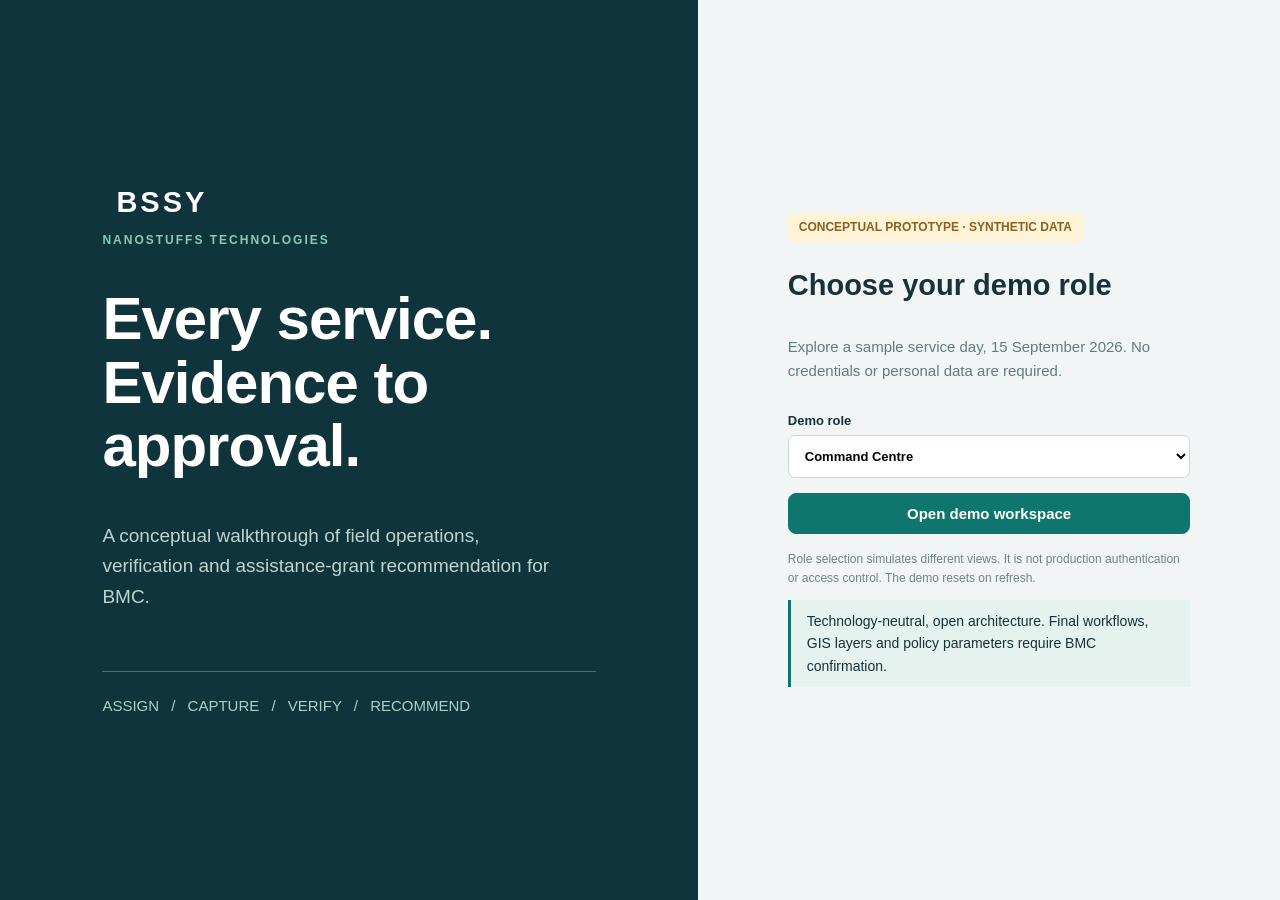
<file: bssy-demo/index.html>
<!doctype html><html lang="en"><head><meta charset="UTF-8"><meta name="viewport" content="width=device-width,initial-scale=1"><title>BSSY | Nanostuffs Concept Demo</title><meta name="description" content="Conceptual BSSY platform walkthrough with synthetic data."><link rel="icon" href="data:image/svg+xml,%3Csvg xmlns='http://www.w3.org/2000/svg' viewBox='0 0 32 32'%3E%3Crect width='32' height='32' rx='8' fill='%230e766e'/%3E%3Cpath d='M9 23V9h8q7 2 0 7 8 4 0 7Z' fill='white'/%3E%3C/svg%3E"><style>*{box-sizing:border-box}body{margin:0;background:#f2f5f5;color:#173239;font:15px 'Segoe UI',Arial,sans-serif}button,input,select,textarea{font:inherit}button{cursor:pointer}button:focus-visible,a:focus-visible,select:focus-visible{outline:3px solid #db9e36;outline-offset:3px}button{border:1px solid #cbd9d7;border-radius:8px;padding:11px 17px;background:white;color:#173239;font-weight:600}button:hover{background:#e5f3ef}button.primary{background:#0e766e;color:white;border-color:#0e766e}button:disabled{opacity:.45;cursor:not-allowed}button.danger{color:#a54b33}h1{font-size:32px;letter-spacing:-1px;margin:4px 0 9px}h2{font-size:20px;margin:0 0 18px}h3{font-size:16px;margin:0 0 10px}p{line-height:1.6}small,.muted{color:#627b80}.eyebrow{font-size:12px;letter-spacing:2px;text-transform:uppercase;color:#0e766e;font-weight:700}.shell{display:grid;grid-template-columns:230px 1fr;min-height:100vh}.sidebar{background:#10343b;color:#e5f1ef;padding:28px 17px;display:flex;flex-direction:column;position:sticky;top:0;height:100vh}.brand{font-size:29px;font-weight:750;letter-spacing:3px;margin:0 14px 4px}.sidebar small{color:#a7c6c7;margin:0 14px 22px;display:block}.nav{display:flex;flex-direction:column;gap:4px}.nav button{border:0;background:transparent;text-align:left;color:#c4dad9;padding:11px 13px;font-size:14px}.nav button.active{background:#24545a;color:white;border-left:3px solid #65d6b7}.nav b{display:inline-block;width:24px;color:#7fb5b1}.sidebar footer{margin-top:auto;padding:20px 12px 0;color:#9dbabb;font-size:12px}.main{min-width:0}.topbar{background:white;border-bottom:1px solid #dfe7e6;display:flex;justify-content:space-between;align-items:center;padding:16px 32px;gap:12px}.concept{font-size:12px;color:#8b611e;background:#fff3d8;padding:7px 11px;border-radius:5px;font-weight:650}.topbar select{max-width:230px;padding:8px;border:1px solid #cfdbd9;border-radius:6px}.content{padding:28px 34px;max-width:1500px;margin:auto}.heading{display:flex;justify-content:space-between;align-items:center;margin-bottom:24px;gap:20px}.heading p{margin:0;color:#627b80}.grid{display:grid;gap:20px}.two{grid-template-columns:1.4fr 1fr}.equal{grid-template-columns:1fr 1fr}.three{grid-template-columns:repeat(3,1fr)}.four{grid-template-columns:repeat(4,1fr)}.card{background:white;border:1px solid #dde7e5;border-radius:12px;padding:23px}.metric strong{font-size:34px;display:block;letter-spacing:-1px;margin:7px 0}.metric span{font-size:13px;color:#65807c}.metric em{font-style:normal;font-size:12px;color:#0e766e}.badge{display:inline-block;font-size:12px;padding:5px 9px;border-radius:5px;background:#e0f2eb;color:#136c59}.badge.amber{background:#fff0d7;color:#916320}.badge.red{background:#fbe9e3;color:#ad5036}.badge.gray{background:#eaf0f0;color:#587279}.row{display:flex;align-items:center;justify-content:space-between;gap:12px}.actions{display:flex;gap:10px;flex-wrap:wrap;margin-top:20px}.stack>*+*{margin-top:18px}.strip{border-left:3px solid #0e766e;padding:10px 16px;background:#e6f2ee;font-size:14px;line-height:1.6}.strip.amber{border-color:#dcac53;background:#fff6e5}.map{position:relative;min-height:320px;background:#eaf0ec;border-radius:9px;overflow:hidden;background-image:linear-gradient(35deg,transparent 47%,#fff 48%,#fff 50%,transparent 51%),linear-gradient(110deg,transparent 43%,#d3ded8 44%,#d3ded8 46%,transparent 47%);background-size:170px 180px,210px 160px}.map:before{content:'';position:absolute;left:-20px;top:0;width:100px;height:100%;background:#bad9dc;transform:skew(-10deg)}.map-label{position:absolute;bottom:12px;left:15px;background:white;padding:6px 9px;font-size:11px;color:#6b8380;border-radius:5px}.map button{position:absolute;border-radius:12px;background:#d9ece2;border:2px solid #65a18a;padding:12px;min-width:98px;box-shadow:0 6px 15px #18382c15}.map button.selected{background:#0e766e;color:white;border-color:#074d49}.map button:nth-of-type(1){left:24%;top:15%}.map button:nth-of-type(2){left:57%;top:26%}.map button:nth-of-type(3){left:31%;top:57%}.map button:nth-of-type(4){left:65%;top:65%}.map button.warn{background:#fae7c4;border-color:#d8ae5f}.table-wrap{overflow:auto}table{border-collapse:collapse;width:100%;font-size:14px}th{text-align:left;font-size:11px;letter-spacing:1px;text-transform:uppercase;color:#748884;font-weight:650}td,th{padding:14px 10px;border-bottom:1px solid #e8eeec}td:first-child,th:first-child{padding-left:0}td button{padding:6px 10px;font-size:12px}.bar{height:9px;background:#e6eeea;border-radius:5px;overflow:hidden;margin:9px 0}.bar i{display:block;height:100%;background:#0e766e;border-radius:5px}.timeline{border-left:2px solid #dbe8e2;margin-left:7px;padding-left:24px}.event{position:relative;margin:18px 0;font-size:14px}.event:before{content:'';position:absolute;left:-31px;top:4px;background:#0e766e;width:12px;height:12px;border:3px solid #fff;border-radius:50%}.event small{display:block;margin-top:4px}.flow{display:flex;gap:10px;align-items:stretch}.flow>div{flex:1;border-top:3px solid #0e766e;padding:18px;background:white;border-radius:6px}.flow b{display:block;margin-bottom:8px}.phone{max-width:340px;border:8px solid #193b40;border-radius:34px;background:#f6f8f6;margin:auto;padding:23px 18px;box-shadow:0 15px 40px #17383d18}.phone .card{padding:16px;margin-top:14px}.phone h2{font-size:23px;margin-top:20px}.phone button{width:100%;margin-top:10px}.phone-top{display:flex;justify-content:space-between;font-size:11px}.field{display:block;margin:15px 0;font-size:13px;font-weight:600}.field input,.field select,.field textarea{display:block;width:100%;padding:12px;border:1px solid #c9d9d5;border-radius:7px;background:white;margin-top:7px}.field textarea{min-height:85px;resize:vertical}.evidence{height:150px;background:#dce5df;position:relative;overflow:hidden;border-radius:7px}.evidence .building{position:absolute;top:10px;left:15px;width:35%;height:85px;background:#bdcac0;border:6px solid #a6b9b0;box-shadow:120px 4px 0 #c5d2ca}.evidence .road{position:absolute;top:92px;left:0;width:100%;height:70px;background:#aab8b0;transform:skewY(-4deg);border-top:8px solid #e9ece4}.evidence .waste{position:absolute;left:45%;bottom:25px;font-size:30px;color:#7b683f}.evidence .label{position:absolute;left:8px;top:8px;background:white;padding:4px 7px;font-size:11px}.evidence .caption{position:absolute;bottom:6px;right:8px;color:#344c45;font-size:10px;background:#ffffffcf;padding:3px}.guide{margin-top:28px;padding:16px 0;border-top:1px solid #d6e2de;display:flex;align-items:center;justify-content:space-between;gap:20px}.guide small{display:block;margin-top:5px}.login{display:grid;grid-template-columns:1.2fr 1fr;min-height:100vh}.login-hero{padding:9vh 8vw;background:#10343b;color:white;display:flex;flex-direction:column;justify-content:center}.login-hero h1{font-size:60px;line-height:1.06;margin:40px 0 24px}.login-hero p{max-width:470px;color:#bdd5d0;font-size:19px}.login-form{padding:8vh 7vw;display:flex;justify-content:center;flex-direction:column}.login-form h2{font-size:29px}.login-form .concept{align-self:flex-start;margin-bottom:28px}.login-steps{margin-top:40px;border-top:1px solid #447078;padding-top:25px;color:#a8d2c7;word-spacing:8px}.amount{font-size:36px;font-weight:700;letter-spacing:-1px}.cost-line{display:flex;justify-content:space-between;padding:13px 0;border-bottom:1px solid #e8eeeb}.split-title{margin:26px 0 14px}.checkbox{display:flex;gap:10px;align-items:center;padding:10px 0}.chart-cols{height:180px;display:flex;align-items:flex-end;gap:22px;padding:10px 15px 25px}.chart-cols>div{flex:1;position:relative;background:#18887a;border-radius:5px 5px 0 0;min-width:30px}.chart-cols span{position:absolute;bottom:-23px;font-size:11px;width:100%;text-align:center}.chart-cols b{position:absolute;top:-22px;font-size:12px;width:100%;text-align:center}.audit{font-family:Consolas,monospace;font-size:12px;line-height:1.7;color:#47635c}#toast{position:fixed;bottom:24px;left:50%;transform:translateX(-50%);background:#123c38;color:white;padding:13px 24px;border-radius:8px;z-index:99;display:none;box-shadow:0 6px 24px #0003}.subtle{font-size:12px;color:#718581;margin-top:16px}.login .primary{width:100%}.empty{padding:30px;text-align:center;color:#6b827b}.hr{height:1px;background:#e0e9e5;margin:20px 0}@media(max-width:1000px){.shell{grid-template-columns:190px 1fr}.content{padding:23px}.four{grid-template-columns:1fr 1fr}.two,.equal{grid-template-columns:1fr}.topbar{padding:14px 22px}.login-hero{padding:50px}.login-hero h1{font-size:45px}}@media(max-width:680px){.shell{display:block}.sidebar{position:relative;height:auto;padding:15px}.brand{font-size:24px}.sidebar small,.sidebar footer{display:none}.nav{flex-direction:row;overflow:auto;margin-top:12px}.nav button{white-space:nowrap}.nav b{display:none}.topbar{flex-wrap:wrap}.content{padding:19px}.three,.four{grid-template-columns:1fr 1fr}.heading{align-items:flex-start}.heading h1{font-size:26px}.login{grid-template-columns:1fr}.login-hero{padding:35px}.login-hero h1{font-size:37px;margin:25px 0}.login-form{padding:35px}.flow{flex-direction:column}.guide{align-items:flex-start}.map{min-height:290px}}@media print{.sidebar,.topbar,.guide{display:none}.shell{display:block}.content{padding:0}.card{break-inside:avoid}}
</style></head><body><div id="app"></div><div id="toast" role="status"></div><script>const pages=['Command Centre','Ward / Vasti map','Sanstha','Attendance','Assigned task','Evidence','Verification','Citizen grievance','Inspection','Grant recommendation','Analytics','Administration'];
const roles=['Command Centre','BMC Admin','Sanstha Coordinator','Worker','Supervisor / Inspector','Citizen','Ward / Zone Officer','Finance / Approver'];
const rolePage=[0,11,2,3,6,7,1,9];
const initial=()=>({page:-1,role:'Command Centre',ward:'M/E',vasti:'Vasti 07',attended:false,offline:false,before:false,after:false,synced:false,submitted:false,verified:false,rework:false,grievance:false,grievanceText:'Waste remains near the shared collection point.',inspected:false,notice:false,closed:false,recommended:false,approved:false,reconciled:false,configPending:false,configApproved:false,audit:[]});
let state=initial();const $=id=>document.getElementById(id);const esc=s=>String(s).replace(/[&<>"']/g,c=>({'&':'&amp;','<':'&lt;','>':'&gt;','"':'&quot;',"'":'&#39;'}[c]));
function log(s){state.audit.unshift({time:new Date().toLocaleTimeString('en-IN',{hour:'2-digit',minute:'2-digit'}),text:s});}
function toast(s){$('toast').textContent=s;$('toast').style.display='block';clearTimeout(window.toastTimer);window.toastTimer=setTimeout(()=>$('toast').style.display='none',3500)}
function go(n){if(n<0||n>=pages.length)return;state.page=n;render();window.scrollTo(0,0)}
function badge(s,type=''){return `<span class="badge ${type}">${s}</span>`}function metric(n,t,d){return `<div class="card metric"><span>${t}</span><strong>${n}</strong><em>${d}</em></div>`}
function btn(s,action,primary=false,disabled=false){return `<button class="${primary?'primary':''}" onclick="${esc(action)}" ${disabled?'disabled':''}>${s}</button>`}
function heading(title,sub,right=''){return `<div class="heading"><div><div class="eyebrow">BSSY Operations / ${state.ward}</div><h1>${title}</h1><p>${sub}</p></div>${right}</div>`}
function table(head,rows){return `<div class="table-wrap"><table><thead><tr>${head.map(h=>`<th>${h}</th>`).join('')}</tr></thead><tbody>${rows.map(r=>`<tr>${r.map(c=>`<td>${c}</td>`).join('')}</tr>`).join('')}</tbody></table></div>`}
function map(detail=false){return `<div class="map">${(detail?['Vasti 07','Vasti 08','Vasti 09','Vasti 10']:['M/E','L','N','S']).map((w,i)=>`<button class="${(detail?state.vasti:state.ward)===w?'selected':i===1?'warn':''}" onclick="selectMap('${w}',${detail})">${w}<br><small style="color:inherit">${detail?['Unit 03','Unit 04','Unit 05','Unit 06'][i]:[32,28,34,26][i]+' tasks'}</small></button>`).join('')}<div class="map-label">Schematic geography • synthetic locations • not BMC GIS layers</div></div>`}
function selectMap(w,detail){if(detail)state.vasti=w;else{state.ward=w;state.vasti='Vasti 07'}render()}
function evidence(which){return `<div class="evidence"><div class="building"></div><div class="road"></div>${which==='Before'?'<div class="waste">▰ ▱ ▰</div>':''}<span class="label">${which}</span><span class="caption">Illustrative scene • not field evidence</span></div>`}
function login(){return `<div class="login"><section class="login-hero"><div class="brand">BSSY</div><div class="eyebrow" style="color:#88cbb9;margin-top:10px">Nanostuffs Technologies</div><h1>Every service.<br>Evidence to<br>approval.</h1><p>A conceptual walkthrough of field operations, verification and assistance-grant recommendation for BMC.</p><div class="login-steps">ASSIGN / CAPTURE / VERIFY / RECOMMEND</div></section><section class="login-form"><span class="concept">CONCEPTUAL PROTOTYPE · SYNTHETIC DATA</span><h2>Choose your demo role</h2><p class="muted">Explore a sample service day, 15 September 2026. No credentials or personal data are required.</p><label class="field">Demo role<select id="login-role">${roles.map(r=>`<option>${r}</option>`).join('')}</select></label><button class="primary" onclick="enter()">Open demo workspace</button><p class="subtle">Role selection simulates different views. It is not production authentication or access control. The demo resets on refresh.</p><div class="strip">Technology-neutral, open architecture. Final workflows, GIS layers and policy parameters require BMC confirmation.</div></section></div>`}
function enter(){state.role=$('login-role').value;state.page=rolePage[roles.indexOf(state.role)];render()}
function shell(body){return `<div class="shell"><aside class="sidebar"><div class="brand">BSSY</div><small>Nanostuffs concept platform</small><nav class="nav">${pages.map((p,i)=>`<button class="${state.page===i?'active':''}" onclick="go(${i})"><b>${String(i+1).padStart(2,'0')}</b>${p}</button>`).join('')}</nav><footer>EOI aligned concept<br>15 September 2026 demo data<br><button style="margin-top:12px;background:transparent;color:#bed5d1;border-color:#49676a;font-size:12px" onclick="resetDemo()">Reset walkthrough</button></footer></aside><main class="main"><header class="topbar"><span class="concept">CONCEPTUAL · ALL DATA IS SYNTHETIC</span><div class="row"><small>View as</small><select aria-label="Demo role" onchange="changeRole(this.value)">${roles.map(r=>`<option ${state.role===r?'selected':''}>${r}</option>`).join('')}</select></div></header><div class="content">${body}<div class="guide"><div><b>Guided walkthrough · ${state.page+1} of ${pages.length}</b><small>${state.page===11?'Configuration changes retain a maker-checker trail.':'Next: '+pages[state.page+1]}</small></div><div class="row">${state.page>0?btn('Back',`go(${state.page-1})`):''}${state.page<11?btn('Continue',`go(${state.page+1})`,true):btn('Command Centre','go(0)',true)}</div></div><div class="subtle">Proposed screens and capabilities. Sample amounts, locations, thresholds and people are illustrative. No live GPS, camera, biometric, payment or BMC integration is connected.</div></div></main></div>`}
function changeRole(r){state.role=r;state.page=rolePage[roles.indexOf(r)];render()}
function resetDemo(){state=initial();render();toast('Demo reset. All changes were session-only.')}
function dashboard(){return heading('City operations at a glance','Sample cohort across four wards. Click a ward to focus the view.',badge('15 Sep 2026','gray'))+`<div class="grid four">${metric('120','Assigned tasks','Sample cohort')}${metric(state.verified?'97':'96','Verified tasks',state.verified?'80.8% verified':'80% verified')}${metric('112 / 120','Workers present','Sample cohort attendance')}${metric(state.grievance&&!state.closed?'9':'8','Open grievances','Officer attention required')}</div><div class="grid two" style="margin-top:20px"><section class="card"><div class="row"><h2>Ward overview</h2>${badge('4 sample wards','gray')}</div>${map()}<div class="actions">${btn('Open '+state.ward+' ward','go(1)',true)}</div></section><section class="card"><h2>Attention queue</h2><div class="stack"><div><div class="row"><b>Evidence review</b>${badge(state.verified?'11':'12','amber')}</div><p class="muted">Pending supervisor verification</p>${btn('Review service T-1042','go(6)')}</div><div class="hr"></div><div><div class="row"><b>Field exceptions</b>${badge('12','red')}</div><p class="muted">Incomplete, rework or rejected tasks</p>${btn('Inspect an exception','go(8)')}</div><div class="hr"></div><div><b>Grant recommendation</b><p class="muted">September sample period: ${state.approved?'approved in demo':state.recommended?'awaiting checker':'validation pending'}</p>${btn('Review validation gates','go(9)')}</div></div></section></div>`}
function ward(){const selected=state.vasti==='Vasti 07';return heading('Ward '+state.ward+' / '+state.vasti,'Drill from geography to the accountable Sanstha and service instance.')+`<div class="grid two"><section class="card"><h2>Vasti and Unit view</h2>${map(true)}<p class="subtle">Selection illustrates spatial drill-down. Production boundaries come from BMC-approved layers.</p></section><section class="card"><h2>${state.vasti} / ${selected?'Unit 03':'Unit '+({'Vasti 08':'04','Vasti 09':'05','Vasti 10':'06'}[state.vasti])}</h2>${badge(selected?'1 service in guided demo':'Read-only sample location','gray')}<p><b>${selected?'Sahyog Swachhata Sanstha':'Pragati Seva Sanstha'}</b><br><span class="muted">Illustrative organization</span></p><div class="cost-line"><span>Sample tasks</span><b>${selected?'8':'6'}</b></div><div class="cost-line"><span>Geofence</span><b>Approved polygon required</b></div><div class="cost-line"><span>Priority</span><b>${selected?'Evidence review':'Routine monitoring'}</b></div><div class="actions">${btn(selected?'Open Sanstha':'Open guided Vasti 07',"openGuidedVasti()",true)}</div></section></div><div class="card" style="margin-top:20px"><h2>Location-linked service trail</h2><div class="flow"><div><b>Work order</b>WO-2026-041</div><div><b>Worker</b>W-0184 / Meera</div><div><b>Service</b>T-1042 / Unit 03</div><div><b>Evidence</b>EV-1042-B / A</div></div></div>`}
function openGuidedVasti(){state.ward='M/E';state.vasti='Vasti 07';go(2)}
function sanstha(){return heading('Sahyog Swachhata Sanstha','S-014 · illustrative organization · Ward M/E / Vasti 07')+`<div class="grid three">${metric('WO-2026-041','Active work order','01–30 Sep 2026')}${metric('24','Mapped workers','22 present in baseline sample')}${metric('8','Tasks in Vasti 07','One service used for walkthrough')}</div><div class="grid two" style="margin-top:20px"><section class="card"><h2>Daily deployment</h2>${table(['Worker','Assignment','Status'],[['Meera Patil / W-0184','Unit 03',badge(state.attended?'Present':'Not marked',state.attended?'':'amber')],['Ravi Jadhav / W-0211','Unit 04',badge('Present')],['Asha More / W-0196','Unit 05',badge('Present')],['Imran Shaikh / W-0228','Unit 06',badge('Geofence review','amber')]])}<div class="actions">${btn('Open Meera’s attendance','go(3)',true)}</div></section><section class="card"><h2>Coordinator’s responsibilities</h2><div class="timeline"><div class="event">Maintain worker mapping<small>Within the valid work order and allocated geography</small></div><div class="event">Monitor attendance and evidence<small>Follow up on missing or incomplete submissions</small></div><div class="event">Respond to rework and notices<small>BMC verification and approval controls remain in place</small></div></div><div class="strip">Sample worker names are fictional. The coordinator cannot bypass BMC approval gates.</div></section></div>`}
function attendance(){return heading('Attendance with location context','Worker journey · geofence, roster and identity checks')+`<div class="grid equal"><div class="phone"><div class="phone-top"><b>07:02</b><span>${state.offline?'Offline queue':'Online'}</span></div><h2>Good morning, Meera</h2><p class="muted">Vasti 07 / Unit 03</p><div class="card"><div class="eyebrow">Today’s assignment</div><h3 style="margin-top:10px">Sweep shared lane</h3><p>WO-2026-041<br>07:00–11:00 sample shift</p>${badge(state.attended?'Attendance captured':'Ready for check-in',state.attended?'':'gray')}</div><div class="card"><b>Sample GPS check</b><p>19.0614° N, 72.9232° E<br>Within illustrative service area</p><small>Location is simulated, not device GPS.</small></div>${btn(state.attended?'Attendance captured':'Simulate check-in','act("attend")',true,state.attended)}</div><section class="card"><h2>What the platform validates</h2><div class="timeline"><div class="event">Valid worker and roster<small>W-0184 mapped to WO-2026-041</small></div><div class="event">Permitted location<small>Point-in-polygon or approved radius rule</small></div><div class="event">Timestamp and device context<small>Original capture metadata retained</small></div><div class="event">Optional identity assurance<small>Liveness-assisted 1:1 verification only under BMC-approved policy</small></div></div><label class="checkbox"><input type="checkbox" ${state.offline?'checked':''} onchange="state.offline=this.checked;render()">Simulate low connectivity</label><div class="strip amber">A failed identity or location check follows an exception/manual-review path. AI does not automatically penalize a worker.</div><div class="actions">${btn('View assigned task','go(4)',true)}</div></section></div>`}
function task(){return heading('T-1042 / Sweep shared lane','15 Sep 2026 · Meera Patil · Unit 03 · WO-2026-041')+`<div class="grid two"><section class="card"><div class="row"><h2>Task checklist</h2>${badge(state.submitted?'Submitted':'Assigned',state.submitted?'':'gray')}</div><div class="timeline"><div class="event">Check in within permitted geography<small>${state.attended?'Captured in this session':'Capture attendance before submission'}</small></div><div class="event">Capture the before condition<small>Bind evidence to worker, task, time and location</small></div><div class="event">Complete the assigned service<small>Sweep the shared lane and clear the collection point</small></div><div class="event">Capture the after condition<small>Submit for supervisor verification</small></div></div><div class="actions">${btn('Capture evidence','go(5)',true)}</div></section><section class="card"><h2>Service context</h2><div class="cost-line"><span>Vasti / Unit</span><b>07 / 03</b></div><div class="cost-line"><span>Assigned to</span><b>W-0184</b></div><div class="cost-line"><span>Evidence required</span><b>Before + after</b></div><div class="cost-line"><span>Review</span><b>Supervisor</b></div><div class="strip" style="margin-top:20px">Task completion becomes verified service only after configured checks and authorized review.</div></section></div>`}
function evidencePage(){return heading('Before / after evidence','T-1042 · capture context travels with each evidence item',badge(state.offline?'Offline simulation':'Online simulation','gray'))+`<div class="grid equal">${['Before','After'].map((w,i)=>`<section class="card"><h2>${w} condition</h2>${evidence(w)}<div class="cost-line"><span>Evidence ID</span><b>EV-1042-${i?'A':'B'}</b></div><div class="cost-line"><span>Sample capture</span><b>15 Sep / ${i?'09:18':'07:06'}</b></div><div class="cost-line"><span>Sample location</span><b>19.0614, 72.9232</b></div><p class="muted">${state[w.toLowerCase()]?'Evidence attached to T-1042.':'Illustrative scene ready to attach.'}</p>${btn(state[w.toLowerCase()]?'Attached':'Attach '+w.toLowerCase()+' sample',`act('${w.toLowerCase()}')`,true,state[w.toLowerCase()])}</section>`).join('')}</div><div class="card" style="margin-top:20px"><div class="row"><div><h2>Submission queue</h2><span class="muted">${state.submitted?'Submitted for supervisor review':state.synced?'Evidence synchronized':state.before&&state.after?'Evidence captured, ready to synchronize':'Capture both sample evidence items'}</span></div>${badge(state.synced?'Synchronized':'Local sample queue',state.synced?'':'amber')}</div><div class="actions">${btn('Simulate reconnect & sync',"act('sync')",false,!(state.before&&state.after)||state.synced)}${btn('Submit completion',"act('submit')",true,!(state.attended&&state.synced)||state.submitted)}${btn('Open verification','go(6)')}</div><p class="subtle">Production sync would validate duplicates, stale assignments and conflicts. This prototype simulates those states without storing photos.</p></div>`}
function verify(){return heading('Supervisor verification','T-1042 · reviewer: Kavita Deshmukh (fictional)',badge(state.verified?'Verified':state.rework?'Rework requested':state.submitted?'Awaiting review':'Awaiting submission',state.verified?'':'amber'))+`<div class="grid two"><section class="card"><h2>Evidence comparison</h2><div class="grid equal">${evidence('Before')}${evidence('After')}</div><div class="grid three" style="margin-top:20px"><div><small>Attendance</small><p>${badge(state.attended?'Captured':'Missing',state.attended?'':'red')}</p></div><div><small>Evidence</small><p>${badge(state.submitted?'Submitted':'Missing',state.submitted?'':'red')}</p></div><div><small>Location</small><p>${badge('Sample in-area')}</p></div></div><label class="field">Reviewer observation<textarea id="review-note">Service evidence reviewed against the task and location.</textarea></label><div class="actions">${btn('Verify service',"act('verify')",true,!state.submitted||state.verified)}${btn('Request rework',"act('rework')",false,!state.submitted)}${btn('Reject submission',"act('reject')",false,!state.submitted)}</div></section><section class="card"><h2>Review with accountability</h2><div class="timeline"><div class="event">Inspect both evidence items<small>Photos shown here are conceptual schematics</small></div><div class="event">Check task, location and timestamp<small>All refer to the same service instance</small></div><div class="event">Record a reason<small>Return and reject actions require an observation</small></div><div class="event">Retain the decision trail<small>Review affects eligibility, not fund disbursement</small></div></div><div class="strip">AI quality and duplicate flags support a reviewer. The authorized human owns the decision.</div></section></div>`}
function grievance(){return heading('Citizen grievance','Location-linked complaint with ticket and follow-up')+`<div class="grid equal"><div class="phone"><div class="phone-top"><b>Citizen service</b><span>QR context loaded</span></div><h2>Report a concern</h2><small>Sample QR context: Vasti 07 / Unit 03</small><label class="field">Category<select id="category"><option>Missed waste collection</option><option>Incomplete cleaning</option><option>Overflowing collection point</option></select></label><label class="field">Description<textarea id="complaint">${esc(state.grievanceText)}</textarea></label><div class="strip">Sample location attached. This demo accepts no personal information or uploads.</div>${btn(state.grievance?'Ticket created':'Submit sample grievance',"act('grievance')",true,state.grievance)}</div><section class="card"><h2>${state.grievance?'GR-2026-0087':'Ticket lifecycle'}</h2>${badge(state.closed?'Closed after inspection':state.grievance?'Assigned to ward team':'Not yet submitted',state.closed?'':'amber')}<div class="timeline"><div class="event">Register with location<small>QR supplies service-area context</small></div><div class="event">Route to accountable team<small>Link to T-1042 where relevant</small></div><div class="event">Monitor response and escalation<small>Illustrative due time: 16 Sep, 10:00. Final SLA is policy-configured.</small></div><div class="event">Confirm corrective action<small>Inspection and closure remain traceable</small></div></div><div class="actions">${btn('Open inspection','go(8)',true)}</div></section></div>`}
function inspection(){return heading('Inspection and exception handling','IN-2026-031 · linked to GR-2026-0087 and T-1042')+`<div class="grid two"><section class="card"><h2>Collection point review</h2><div class="strip amber">Illustrative finding: residual waste at the collection point. An authorized officer reviews the notice and adjustment basis.</div><div class="timeline"><div class="event">Inspect and record observation<small>${state.inspected?'Inspection recorded':'Pending field review simulation'}</small></div><div class="event">Issue notice / request corrective work<small>${state.notice?'Notice N-031 recorded with illustrative deduction basis':'Authorized review required'}</small></div><div class="event">Record corrective work and closure<small>${state.closed?'Corrective work verified. Grievance closed.':'Closure requires a recorded inspection and notice response'}</small></div></div><div class="actions">${btn('Record inspection',"act('inspect')",true,!state.grievance||state.inspected)}${btn('Record authorized notice',"act('notice')",false,!state.inspected||state.notice)}${btn('Verify correction & close',"act('close')",false,!state.notice||state.closed)}</div></section><section class="card"><h2>Eligibility impact</h2><div class="cost-line"><span>Grievance</span>${badge(state.closed?'Closed':state.grievance?'Open':'Not created',state.closed?'':'amber')}</div><div class="cost-line"><span>Rework / exception</span>${badge(state.closed?'Resolved':'Unresolved',state.closed?'':'amber')}</div><div class="cost-line"><span>Illustrative deduction</span><b>₹2,000</b></div><p class="muted">The sample deduction has an explicit human-authorized basis. It is not a BMC tariff or an automatic consequence of a complaint.</p><div class="actions">${btn('Review grant gates','go(9)',true)}</div></section></div>`}
function gates(){return [state.attended,state.submitted,state.verified,state.grievance&&state.closed]}
function finance(){const ready=gates().every(Boolean);return heading('Assistance-grant recommendation','S-014 · September 2026 sample period · synthetic amounts',badge(state.reconciled?'Reconciled (simulated)':state.approved?'Approved (simulated)':state.recommended?'Awaiting checker':'Draft',state.approved?'':'amber'))+`<div class="grid two"><section class="card"><h2>Validation gates</h2>${table(['Gate','Result','Record'],[['Work order & worker mapping',badge('Valid sample'),'WO-2026-041'],['Attendance / geofence',badge(state.attended?'Pass':'Pending',state.attended?'':'amber'),'W-0184'],['Task and evidence',badge(state.submitted?'Pass':'Pending',state.submitted?'':'amber'),'T-1042'],['Supervisor verification',badge(state.verified?'Pass':'Pending',state.verified?'':'amber'),'EV-1042-B / A'],['Grievance, inspection, rework',badge(state.closed?'Resolved':'Pending',state.closed?'':'amber'),'GR-0087 / IN-031']])}<div class="actions">${btn('Create recommendation',"act('recommend')",true,!ready||state.recommended)}${btn('Checker: approve sample',"act('approve')",false,!state.recommended||state.approved)}${btn('Simulate finance reconciliation',"act('reconcile')",false,!state.approved||state.reconciled)}</div><p class="subtle">Buttons simulate distinct maker, checker and finance actors. Production separation of duties requires server-enforced permissions.</p></section><section class="card"><h2>Illustrative computation</h2><div class="cost-line"><span>Service / work value</span><b>₹1,20,000</b></div><div class="cost-line"><span>Attendance ineligibility</span><b>− ₹4,000</b></div><div class="cost-line"><span>Other unverified work</span><b>− ₹6,000</b></div><div class="cost-line"><span>Authorized penalty</span><b>− ₹2,000</b></div><div class="cost-line"><span>Other adjustments</span><b>₹0</b></div><p class="muted">${ready?'Recommended eligible amount':'Potential amount, subject to gates'}</p><div class="amount">₹1,08,000</div><p class="subtle">Adjustments are distinct sample buckets across the period, not repeated deductions for T-1042.</p><div class="strip">Actual disbursement remains in BMC’s designated finance / ERP / treasury process.</div>${state.reconciled?'<p><b>Sample external reference</b><br>DEMO-UTR-0091 · no funds moved</p>':''}</section></div><section class="card" style="margin-top:20px"><h2>Decision and evidence trail</h2>${state.audit.length?state.audit.slice(0,7).map(e=>`<div class="audit">${e.time} · ${esc(e.text)}</div>`).join(''):'<p class="muted">Complete the walkthrough to create audit events.</p>'}</section>`}
function analytics(){return heading('Performance and decision support','Synthetic sample cohort · 120 tasks · 15 September 2026')+`<div class="grid four">${metric(state.verified?'80.8%':'80%','Verified completion',state.verified?'97 / 120 tasks':'96 / 120 tasks')}${metric('93.3%','Attendance','112 / 120 workers')}${metric(state.closed?'1':'0','Demo grievances closed','Session activity')}${metric(state.approved?'₹1.08 L':'Pending','Sample approved amount','Human approval simulation')}</div><div class="grid equal" style="margin-top:20px"><section class="card"><h2>Verified tasks by sample ward</h2><div class="chart-cols">${[['M/E',state.verified?27:26],['L',21],['N',28],['S',21]].map(([n,v])=>`<div style="height:${v*4}px"><b>${v}</b><span>${n}</span></div>`).join('')}</div><p class="subtle">Total ${state.verified?97:96}. Remaining tasks are pending verification or exceptions.</p></section><section class="card"><h2>Sanstha scorecard dimensions</h2>${[['Attendance',93],['Task completion',80],['Evidence quality',88],['Grievance closure',76]].map(([n,v])=>`<div class="row"><span>${n}</span><b>${v}%</b></div><div class="bar"><i style="width:${v}%"></i></div>`).join('')}<p class="subtle">Illustrative independent scorecard values. Final weighting requires BMC-approved rules.</p></section></div><section class="card" style="margin-top:20px"><h2>Officer review priorities</h2><div class="flow"><div><b>Ward / Zone Officer</b>Follow up on unresolved evidence and SLA risk.</div><div><b>Command Centre</b>Compare trends, hotspots and Sanstha performance.</div><div><b>Finance / Approver</b>Inspect recommendations, adjustments and reconciliation.</div></div><div class="actions">${btn('Export sample MIS CSV','exportCsv()')}${btn('Review audit trail','go(9)')}</div></section>`}
function admin(){return heading('Scheme configuration and governance','BMC Admin · conceptual configuration workflow')+`<div class="grid equal"><section class="card"><h2>Sample rules</h2><div class="cost-line"><span>Scheme geography</span><b>Ward / Vasti / Unit</b></div><div class="cost-line"><span>Evidence requirement</span><b>Before and after</b></div><div class="cost-line"><span>Approval</span><b>Maker-checker</b></div><div class="cost-line"><span>Biometric verification</span><b>Disabled by default</b></div><label class="field">Illustrative grievance SLA<select id="sla"><option>24 hours</option><option>48 hours</option></select></label><div class="actions">${btn('Stage configuration change',"act('config')",true,state.configPending||state.configApproved)}${btn('Checker: approve change',"act('configApprove')",false,!state.configPending||state.configApproved)}</div><p>${badge(state.configApproved?'Sample change approved':state.configPending?'Pending checker':'Current sample configuration',state.configApproved?'':'gray')}</p></section><section class="card"><h2>Configuration boundaries</h2><div class="timeline"><div class="event">Controlled masters<small>Sansthas, work orders, roles and geographic allocation</small></div><div class="event">Configurable policy<small>SLA, evidence, notice, penalty and grant-validation rules</small></div><div class="event">Approval and audit<small>High-risk changes remain server-authoritative</small></div><div class="event">BMC design decisions<small>Languages, accessibility, retention, hosting and integrations</small></div></div><div class="strip">This prototype uses browser-session state. It does not implement production security or a backend.</div></section></div>`}
function act(a){let message='';switch(a){case'attend':state.attended=true;message='Worker: attendance captured with sample geofence context';break;case'before':case'after':state[a]=true;message='Worker: '+a+' evidence attached to T-1042';break;case'sync':if(!(state.before&&state.after))return;state.synced=true;state.offline=false;message='System simulation: evidence synchronized, original metadata retained';break;case'submit':if(!(state.attended&&state.synced))return;state.submitted=true;state.rework=false;message='Worker: T-1042 submitted for verification';break;case'verify':if(!state.submitted)return;state.verified=true;state.rework=false;message='Supervisor: service verified';break;case'rework':case'reject':if(!state.submitted)return;if(!$('review-note').value.trim()){toast('Add a reviewer observation first.');return;}state.submitted=false;state.verified=false;state.rework=a==='rework';state.recommended=false;state.approved=false;state.reconciled=false;message='Supervisor: '+(a==='rework'?'rework requested':'submission rejected')+' — '+$('review-note').value.trim();break;case'grievance':if(!$('complaint').value.trim()){toast('Enter a description.');return;}state.grievance=true;state.grievanceText=$('complaint').value.trim();message='Citizen: GR-2026-0087 created and linked to Unit 03';break;case'inspect':if(!state.grievance)return;state.inspected=true;message='Inspector: IN-031 residual-waste observation recorded';break;case'notice':if(!state.inspected)return;state.notice=true;message='Authorized officer: notice N-031 and sample ₹2,000 deduction basis recorded';break;case'close':if(!state.notice)return;state.closed=true;message='Inspector: corrective work verified; GR-0087 closed';break;case'recommend':if(!gates().every(Boolean))return;state.recommended=true;message='Maker: ₹1,08,000 sample recommendation created';break;case'approve':if(!state.recommended)return;state.approved=true;message='BMC checker: sample recommendation approved';break;case'reconcile':if(!state.approved)return;state.reconciled=true;message='Finance adapter simulation: paid status / DEMO-UTR-0091 reconciled; no funds moved';break;case'config':state.configPending=true;message='BMC Admin maker: sample SLA '+$('sla').value+' staged for review';break;case'configApprove':if(!state.configPending)return;state.configApproved=true;message='BMC Admin checker: sample configuration change approved';break;default:return;}log(message);render();toast(message)}
function exportCsv(){const csv='Scope,Assigned,Verified,Pending review,Exceptions\nSynthetic cohort,120,'+(state.verified?97:96)+','+(state.verified?11:12)+',12\n';const a=document.createElement('a');a.href=URL.createObjectURL(new Blob([csv],{type:'text/csv'}));a.download='BSSY-synthetic-MIS.csv';a.click();setTimeout(()=>URL.revokeObjectURL(a.href),1000);toast('Synthetic MIS exported')}
function render(){const screens=[dashboard,ward,sanstha,attendance,task,evidencePage,verify,grievance,inspection,finance,analytics,admin];$('app').innerHTML=state.page<0?login():shell(screens[state.page]());}
render();
if(document.modelContext?.registerTool){try{document.modelContext.registerTool({name:'navigate_bssy_demo',description:'Navigate a conceptual BSSY screen. Does not complete or approve workflow actions.',inputSchema:{type:'object',properties:{screen:{type:'integer',minimum:0,maximum:11}},required:['screen'],additionalProperties:false},annotations:{readOnlyHint:false,untrustedContentHint:false},execute(input){if(!Number.isInteger(input.screen)||input.screen<0||input.screen>11)throw Error('Screen must be 0–11');go(input.screen);return {screen:pages[state.page],conceptual:true}}});}catch(e){console.info('Optional WebMCP registration unavailable')}}
</script></body></html>
</file>
